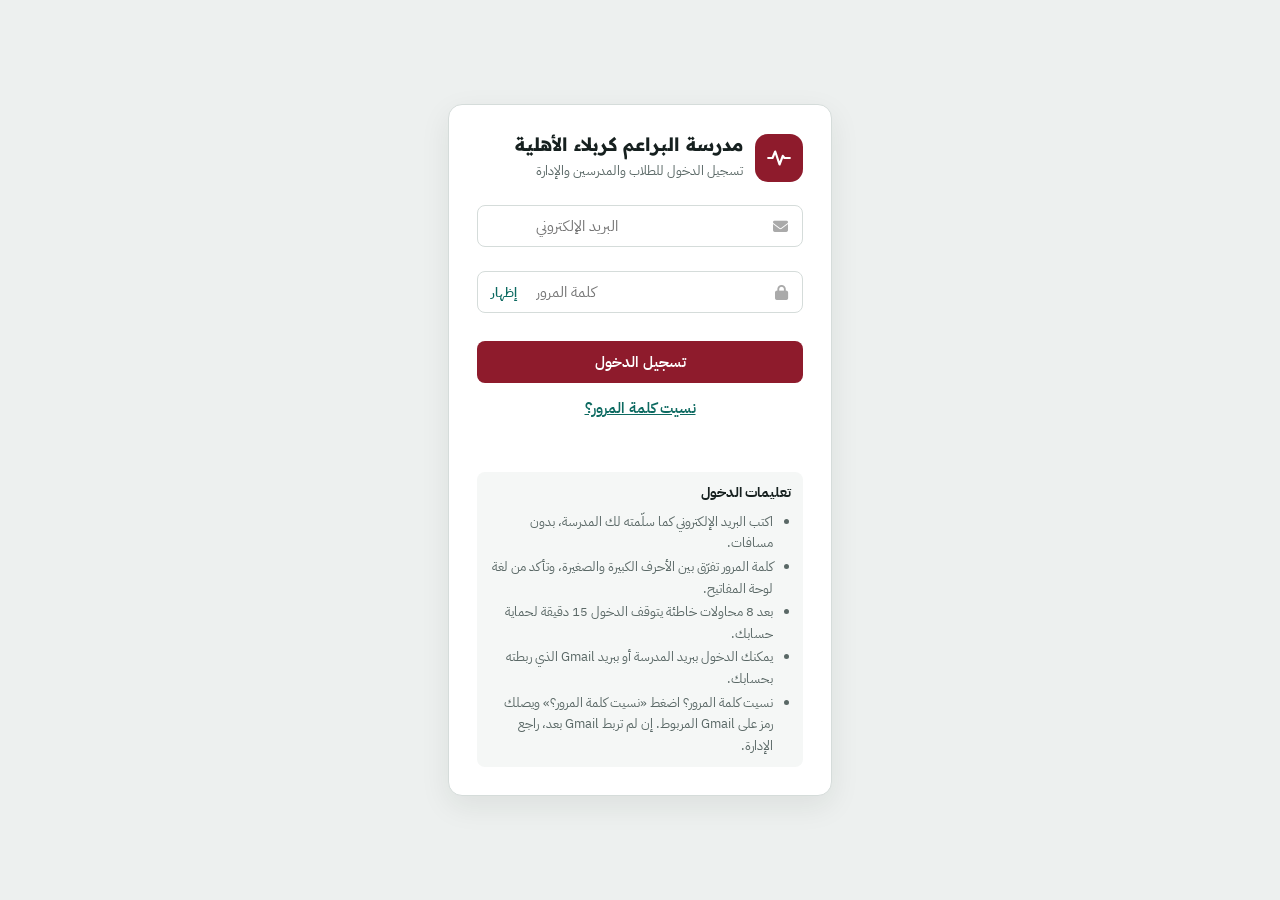
<file: index.html>
<!DOCTYPE html>
<html lang="ar" dir="rtl">
<head>
    <meta charset="UTF-8">
    <meta name="viewport" content="width=device-width, initial-scale=1.0, viewport-fit=cover">
    <title>تسجيل الدخول - مدرسة البراعم كربلاء الأهلية</title>
    <meta name="theme-color" content="#14201f">
    <link rel="manifest" href="manifest.json">
    <link rel="icon" href="icon-192.png">
    <link rel="apple-touch-icon" href="icon-192.png">
    <link rel="preconnect" href="https://fonts.googleapis.com">
    <link rel="stylesheet" href="https://fonts.googleapis.com/css2?family=IBM+Plex+Sans+Arabic:wght@400;500;600&family=Readex+Pro:wght@500;600&display=swap">
    <link rel="stylesheet" href="https://cdnjs.cloudflare.com/ajax/libs/font-awesome/6.4.0/css/all.min.css">
    <style>
        body { font-family: 'Tajawal', sans-serif; display: flex; justify-content: center; align-items: center; min-height: 100vh; background-color: #f0f2f5; margin: 0; }
        .form-container { background: white; padding: 2.5rem; border-radius: 8px; box-shadow: 0 4px 12px rgba(0,0,0,0.1); width: 100%; max-width: 400px; text-align: center; }
        h2 { margin-bottom: 2rem; color: #333; }
        .input-group { position: relative; margin-bottom: 1.5rem; }
        .input-group i { position: absolute; top: 50%; right: 15px; transform: translateY(-50%); color: #aaa; }
        input { width: 100%; padding: 12px 40px 12px 12px; border: 1px solid #ddd; border-radius: 4px; box-sizing: border-box; font-size: 1rem; }
        button { width: 100%; padding: 12px; background-color: #007bff; color: white; border: none; border-radius: 4px; cursor: pointer; font-size: 1rem; font-weight: bold; transition: background-color 0.3s; }
        button:hover { background-color: #0056b3; }
        #message { margin-top: 1rem; font-weight: bold; min-height: 1.2em; }
    </style>
    <link rel="stylesheet" href="style.css?v=6">
</head>
<body>
    <div class="form-container">
        <h2>مدرسة البراعم كربلاء الأهلية</h2>
        <form id="loginForm">
            <div class="input-group">
                <i class="fas fa-envelope"></i>
                <input type="email" id="email" placeholder="البريد الإلكتروني" required autocomplete="username" dir="ltr">
            </div>
            <div class="input-group">
                <i class="fas fa-lock"></i>
                <input type="password" id="password" placeholder="كلمة المرور" required autocomplete="current-password" dir="ltr">
            </div>
            <button type="submit">تسجيل الدخول</button>
            <p id="message" role="alert" aria-live="assertive"></p>
            <div class="login-help">
                <b>تعليمات الدخول</b>
                <ul>
                    <li>اكتب البريد الإلكتروني كما سلّمته لك المدرسة، بدون مسافات.</li>
                    <li>كلمة المرور تفرّق بين الأحرف الكبيرة والصغيرة، وتأكد من لغة لوحة المفاتيح.</li>
                    <li>بعد 8 محاولات خاطئة يتوقف الدخول 15 دقيقة لحماية حسابك.</li>
                    <li>يمكنك الدخول ببريد المدرسة أو ببريد Gmail الذي ربطته بحسابك.</li>
                    <li>نسيت كلمة المرور؟ اضغط «نسيت كلمة المرور؟» ويصلك رمز على Gmail المربوط. إن لم تربط Gmail بعد، راجع الإدارة.</li>
                </ul>
            </div>
        </form>
    </div>
    <script src="ui.js?v=4"></script>
    <script src="script.js?v=7"></script>
    <script src="account.js?v=2"></script>
</body>
</html>
</file>
<file: style.css>
/* مدرسة البراعم كربلاء الأهلية — الهوية الموحّدة
   Layout: sidebar on the right (desktop), drawer + top bar (phone); every tab is a quiet white panel.
   Light-only by choice: the existing screens render many white inline backgrounds. */
:root{
  color-scheme: light;
  --bg:#edf0ef; --surface:#ffffff; --sunk:#f5f7f6; --ink:#16201f; --muted:#5a6866; --faint:#8a9795;
  --line:#d5dcda; --line-soft:#e6ebe9;
  --accent:#8e1b2c; --accent-soft:#f6e3e6;
  --teal:#0d6a61; --teal-soft:#dcefec;
  --ok:#2c7a40; --ok-soft:#e0f1e4; --warn:#a96a12; --warn-soft:#f8ecd6; --bad:#b3261e; --bad-soft:#f9e1df;
  --side:#14201f; --side-ink:#d9e2e0; --side-muted:#8fa19e; --side-active:#22322f;
  --display:"Readex Pro","IBM Plex Sans Arabic",Tahoma,"Segoe UI",sans-serif;
  --body:"IBM Plex Sans Arabic",Tahoma,"Segoe UI",sans-serif;
  --r:10px;
  --side-w:260px;
}
*,*::before,*::after{box-sizing:border-box}
html{-webkit-text-size-adjust:100%}
body{margin:0;background:var(--bg)!important;color:var(--ink);font-family:var(--body)!important;font-size:15px;line-height:1.65;-webkit-font-smoothing:antialiased}
button,input,select,textarea{font-family:inherit!important;font-size:inherit;color:inherit}
h1,h2,h3,h4{font-family:var(--display);font-weight:600;line-height:1.35;text-wrap:balance;color:var(--ink)}
:focus-visible{outline:2px solid var(--teal);outline-offset:2px}
a{color:var(--teal)}
img{max-width:100%}

/* ---------------- shell (built by ui.js) ---------------- */
body.shell-on{padding-right:var(--side-w)}
.app-side{position:fixed;top:0;bottom:0;right:0;width:var(--side-w);background:var(--side);color:var(--side-ink);display:flex;flex-direction:column;gap:6px;padding:18px 12px;padding-top:calc(18px + env(safe-area-inset-top,0px));padding-bottom:calc(14px + env(safe-area-inset-bottom,0px));overflow-y:auto;z-index:50}
.app-brand{display:flex;align-items:center;gap:10px;padding:2px 6px 14px;border-bottom:1px solid var(--side-active);margin-bottom:6px}
.app-mark{width:40px;height:40px;border-radius:11px;background:var(--accent);display:grid;place-items:center;flex:none}
.app-mark svg{width:26px;height:26px}
.app-brand b{display:block;font-family:var(--display);color:#fff;font-size:1rem;line-height:1.35}
.app-brand small{color:var(--side-muted);font-size:.8rem}
.app-side .tabs{display:flex!important;flex-direction:column!important;flex-wrap:nowrap!important;gap:2px;border:0!important;margin:0!important;padding:0!important;background:none!important;box-shadow:none!important;overflow:visible!important;white-space:normal!important}
.app-side .tab-button{display:flex!important;align-items:center;gap:10px;width:100%;padding:9px 12px!important;border:0!important;border-radius:8px;background:none!important;color:var(--side-ink)!important;font-size:.93rem!important;font-weight:500!important;text-align:right;cursor:pointer;flex:none!important}
.app-side .tab-button i{width:20px;text-align:center;color:var(--side-muted);font-size:1rem}
.app-side .tab-button:hover{background:var(--side-active)!important}
.app-side .tab-button.active{background:var(--side-active)!important;color:#fff!important;box-shadow:inset -3px 0 0 var(--accent)}
.app-side .tab-button.active i{color:#e88a97}
.app-foot{margin-top:auto;border-top:1px solid var(--side-active);padding-top:12px;display:flex;flex-direction:column;gap:8px;font-size:.85rem}
.app-foot b{display:block;color:#fff;font-weight:600}
.app-foot span{color:var(--side-muted)}
.app-foot button{background:none;border:1px solid var(--side-active);color:var(--side-ink);border-radius:8px;padding:8px;cursor:pointer;font-weight:500}
.app-foot button:hover{border-color:var(--side-muted)}

.app-top{display:none}
.app-scrim{display:none}

/* old header hidden inside the shell, the sidebar replaces it */
body.shell-on > .header{display:none!important}

.container,body.shell-on .container{max-width:76rem!important;margin:0 auto!important;padding-block:24px 48px!important;padding-left:max(16px,env(safe-area-inset-left,0px))!important;padding-right:max(16px,env(safe-area-inset-right,0px))!important}
.page-title{display:flex;flex-wrap:wrap;align-items:flex-end;justify-content:space-between;gap:8px;margin-bottom:16px}
.page-title h1{margin:0;font-size:1.4rem}
.page-title p{margin:0;color:var(--muted);font-size:.9rem}

@media (max-width:900px){
  body.shell-on{padding-right:0}
  .app-side{width:min(84vw,290px);transform:translateX(105%);transition:transform .22s ease;padding-right:max(12px,env(safe-area-inset-right,0px))}
  body.nav-open .app-side{transform:none}
  body.nav-open .app-scrim{display:block;position:fixed;inset:0;background:rgba(0,0,0,.45);z-index:45}
  .app-top{display:flex;align-items:center;gap:10px;position:sticky;top:env(safe-area-inset-top,0px);z-index:40;background:var(--side);color:#fff;padding-block:10px;padding-left:max(12px,env(safe-area-inset-left,0px));padding-right:max(12px,env(safe-area-inset-right,0px))}
  body.shell-on::before{content:"";position:fixed;inset:0 0 auto;height:env(safe-area-inset-top,0px);z-index:41;background:var(--side)}
  .app-top button{background:none;border:0;color:#fff;padding:6px;cursor:pointer;display:grid;place-items:center;font-size:1.3rem}
  .app-top b{font-family:var(--display);font-size:1rem}
  .app-top span{margin-right:auto;color:var(--side-muted);font-size:.85rem;white-space:nowrap;overflow:hidden;text-overflow:ellipsis;min-width:0}
  .container,body.shell-on .container{padding-block:16px 40px!important}
}
@media (prefers-reduced-motion:reduce){*{transition:none!important;animation:none!important}}

/* ---------------- panels ---------------- */
.tab-content{background:var(--surface)!important;border:1px solid var(--line);border-radius:var(--r)!important;box-shadow:none!important;padding:20px!important;animation:none!important;min-width:0}
.tab-content > h2:first-child{font-size:1.25rem;margin:0 0 16px;padding-bottom:12px;border-bottom:1px solid var(--line-soft)}
.tab-content h3{font-size:1.02rem;margin:0 0 12px}
.tab-content h3 i,.tab-content h2 i{color:var(--teal);margin-left:4px}
.tab-content hr{border:0;border-top:1px solid var(--line-soft);margin:20px 0}
.form-section{border:1px solid var(--line)!important;border-radius:var(--r)!important;padding:16px!important;margin-bottom:16px!important;background:var(--surface)}
.card{border:1px solid var(--line)!important;border-radius:var(--r)!important;box-shadow:none!important;background:var(--surface)}
.card.announcement-card{border-right:4px solid var(--accent)!important}
.card-container{gap:14px!important;grid-template-columns:repeat(auto-fill,minmax(min(100%,290px),1fr))!important}
.controls{background:var(--sunk)!important;border:1px solid var(--line-soft);border-radius:var(--r)!important;padding:12px!important;gap:10px!important;align-items:flex-end}
.controls[style*="transparent"]{border:0}
.table-responsive{overflow-x:auto;-webkit-overflow-scrolling:touch}

/* ---------------- forms ---------------- */
input[type=text],input[type=email],input[type=password],input[type=tel],input[type=url],input[type=number],input[type=date],select,textarea{background:var(--surface);border:1px solid var(--line)!important;border-radius:8px!important;padding:9px 11px!important;min-height:40px;color:var(--ink);max-width:100%}
textarea{min-height:90px;line-height:1.6}
input:focus,select:focus,textarea:focus{outline:none;border-color:var(--teal)!important;box-shadow:0 0 0 3px var(--teal-soft)}
.controls select,.controls input,.controls textarea{min-width:min(100%,190px)!important}
label{color:var(--ink)}
.form-group label{font-weight:500!important;font-size:.88rem;color:var(--muted)}
input[type=checkbox],input[type=radio]{accent-color:var(--teal);width:auto}

/* ---------------- buttons ---------------- */
.button,button.button,.form-container button[type=submit]{display:inline-flex;align-items:center;justify-content:center;gap:6px;background:var(--accent);color:#fff!important;border:1px solid transparent!important;border-radius:8px!important;padding:9px 16px!important;font-weight:600!important;cursor:pointer;transition:filter .15s;font-size:.93rem!important;min-height:40px;text-decoration:none}
.button:hover{filter:brightness(1.1);opacity:1!important}
.button:disabled{background:var(--line)!important;color:var(--faint)!important;cursor:not-allowed}
.button.btn-publish{background:var(--teal)}
.button.btn-approve{background:var(--ok)}
.button.btn-reject{background:var(--bad)}
.button.btn-telegram{background:#2481cc}
.button[style*="6c757d"]{background:var(--muted)!important}
.button[style*="dc3545"]{background:var(--bad)!important}
.button[style*="17a2b8"]{background:var(--teal)!important}
.button[style*="856404"]{background:var(--warn)!important}
.button[style*="ffc107"]{background:var(--warn)!important;color:#fff!important}
.approval-controls{background:var(--sunk)!important;border:1px solid var(--line-soft)!important;border-radius:var(--r)!important}

/* ---------------- tables ---------------- */
.data-table{width:100%;border-collapse:collapse!important;font-size:.9rem;background:var(--surface)}
.data-table th,.data-table td{border:0!important;border-bottom:1px solid var(--line-soft)!important;padding:9px 10px!important}
.data-table thead,.data-table th{background:var(--sunk)!important;color:var(--muted);font-weight:600;font-size:.82rem;white-space:nowrap}
.data-table tbody tr:hover{background:#fafbfb}
.table-responsive > .data-table,.data-table{border:1px solid var(--line)!important;border-radius:8px}
.grade-input{width:62px!important;text-align:center;padding:5px!important;min-height:34px!important;font-variant-numeric:tabular-nums}
.matrix-table th{background:var(--side)!important}
.day-row-header{background:var(--side)!important}

/* ---------------- switches ---------------- */
input:checked + .slider{background-color:var(--teal)!important}

/* ---------------- modals ---------------- */
.modal-backdrop{background:rgba(10,16,15,.5)!important;padding:16px}
.modal-content{border:0!important;border-radius:12px!important;box-shadow:0 20px 50px rgba(0,0,0,.25)!important;max-height:calc(100vh - 32px)!important;width:100%!important}
#userEditForm{grid-template-columns:repeat(auto-fit,minmax(min(100%,13rem),1fr))!important}
#userEditForm .form-group,#userEditForm .full-width{grid-column:auto!important}

/* ---------------- admin stat tiles ---------------- */
#analyticsSection{gap:1px!important;background:var(--line);border:1px solid var(--line);border-radius:var(--r);overflow:hidden;grid-template-columns:repeat(auto-fit,minmax(min(100%,10rem),1fr))!important}
#analyticsSection > div{background:var(--surface)!important;border:0!important;border-radius:0!important;text-align:right!important;padding:14px 16px!important;display:flex;flex-direction:column;gap:2px}
#analyticsSection > div i{display:none}
#analyticsSection h4{margin:0!important;font-family:var(--body);font-weight:500;font-size:.84rem;color:var(--muted)}
#analyticsSection span{font-family:var(--display);font-size:1.7rem!important;font-variant-numeric:tabular-nums;line-height:1.25}
#analyticsSection > div:nth-child(3) span{color:var(--warn)}
#analyticsSection > div:nth-child(4) span{color:var(--accent)}

/* ---------------- student profile ---------------- */
#profileForm{grid-template-columns:repeat(auto-fit,minmax(min(100%,15rem),1fr))!important;padding:0!important}
#profileForm > div[style*="span 2"]{grid-column:1/-1!important;flex-wrap:wrap}
#profilePreview{border-color:var(--teal)!important}
#profileAlertBanner{background:var(--warn-soft)!important;border:0!important;border-right:4px solid var(--warn)!important;color:var(--ink)!important;flex-wrap:wrap}

/* ---------------- login page ---------------- */
body.login-page{display:grid!important;place-items:center;min-height:100vh;padding-block:24px;padding-left:max(16px,env(safe-area-inset-left,0px));padding-right:max(16px,env(safe-area-inset-right,0px))}
body.login-page .form-container{background:var(--surface)!important;border:1px solid var(--line);border-radius:14px!important;box-shadow:0 10px 30px rgba(20,32,31,.08)!important;padding:28px!important;max-width:24rem!important;text-align:right!important}
.login-brand{display:flex;align-items:center;gap:12px;margin-bottom:22px}
.login-brand .app-mark{width:48px;height:48px;border-radius:13px}
.login-brand b{display:block;font-family:var(--display);font-size:1.15rem;line-height:1.35}
.login-brand small{color:var(--muted)}
body.login-page .form-container > h2{display:none}
body.login-page .input-group input{padding-right:40px!important}
body.login-page .form-container button[type=submit]{width:100%;margin-top:4px}
body.login-page #message{color:var(--bad)}

/* ---------------- toast ---------------- */
.app-toast{position:fixed;left:50%;transform:translateX(-50%);bottom:calc(20px + env(safe-area-inset-bottom,0px));background:var(--ink);color:#fff;padding:11px 18px;border-radius:9px;z-index:3000;font-size:.92rem;box-shadow:0 8px 24px rgba(0,0,0,.2);max-width:calc(100% - 32px);white-space:pre-line;line-height:1.6}
.app-toast.err{background:var(--bad)}

/* sweetalert2 to match */
.swal2-popup{font-family:var(--body)!important;border-radius:14px!important}
.swal2-confirm{background:var(--accent)!important}

@media print{
  .app-side,.app-top,.app-scrim{display:none!important}
  body.shell-on{padding-right:0}
}

/* tab buttons script.js hides by permission stay hidden */
.app-side .tab-button[style*="display: none"],.app-side .tab-button[style*="display:none"]{display:none!important}

/* ================= v2: notifications, smart lists, grade entry ================= */
.muted{color:var(--muted);font-size:.86rem}
.empty-note{color:var(--muted);text-align:center;padding:20px 8px;margin:0}
.info-note{background:var(--teal-soft);color:var(--ink);border-radius:8px;padding:12px 14px;border-right:4px solid var(--teal)}
.new-badge{display:inline-block;background:var(--accent);color:#fff;font-size:.7rem;font-weight:600;border-radius:20px;padding:1px 9px;margin-right:6px;vertical-align:middle;font-family:var(--body)}
.st-chip{display:inline-block;border-radius:20px;padding:1px 10px;font-size:.78rem;font-weight:500;white-space:nowrap}
.st-chip.ok{background:var(--ok-soft);color:var(--ok)}.st-chip.warn{background:var(--warn-soft);color:var(--warn)}.st-chip.bad{background:var(--bad-soft);color:var(--bad)}.st-chip.mute{background:var(--sunk);color:var(--muted)}

/* bell + panel */
.bell-btn{position:relative;background:none;border:0;color:inherit;cursor:pointer;padding:6px;display:grid;place-items:center;border-radius:8px}
.app-brand .bell-btn{margin-right:auto;color:var(--side-ink)}
.app-brand .bell-btn:hover{background:var(--side-active)}
.app-top .bell-btn{color:#fff}
.bell-n{position:absolute;top:0;left:0;min-width:18px;height:18px;border-radius:9px;background:#e5484d;color:#fff;font-size:.68rem;font-weight:700;display:grid;place-items:center;padding:0 4px;font-variant-numeric:tabular-nums}
.notif-panel{position:fixed;z-index:2000;top:calc(12px + env(safe-area-inset-top,0px));right:calc(var(--side-w) + 12px);width:min(380px,calc(100vw - 24px));max-height:min(78vh,620px);display:flex;flex-direction:column;background:var(--surface);border:1px solid var(--line);border-radius:12px;box-shadow:0 18px 48px rgba(10,16,15,.22);overflow:hidden}
@media (max-width:900px){.notif-panel{right:12px;left:12px;width:auto;top:calc(58px + env(safe-area-inset-top,0px))}}
.np-head{display:flex;align-items:center;gap:10px;padding:12px 14px;border-bottom:1px solid var(--line-soft)}
.np-head b{font-family:var(--display);font-size:1.02rem}
.np-link{background:none;border:0;color:var(--teal);cursor:pointer;font-size:.84rem;margin-right:auto}
.np-x{background:none;border:0;cursor:pointer;color:var(--muted);font-size:1rem;padding:4px 6px;border-radius:6px}
.np-head .np-link + .np-x{margin-right:0}.np-head b + .np-x{margin-right:auto}
.np-push{display:flex;flex-wrap:wrap;align-items:center;gap:8px;padding:10px 14px;font-size:.85rem;background:var(--sunk);border-bottom:1px solid var(--line-soft)}
.np-push span{flex:1 1 12rem}
.np-push.on{background:var(--ok-soft)}.np-push.denied{background:var(--bad-soft)}.np-push.ios{background:var(--warn-soft)}
.np-push .button{min-height:34px;padding:6px 14px!important}
.np-list{overflow-y:auto}
.np-item{display:flex;gap:10px;align-items:flex-start;width:100%;text-align:right;background:none;border:0;border-bottom:1px solid var(--line-soft);padding:11px 14px;cursor:pointer}
.np-item:hover{background:var(--sunk)}
.np-dot{width:8px;height:8px;border-radius:50%;margin-top:8px;flex:none;background:transparent}
.np-item.unread .np-dot{background:var(--accent)}
.np-item.unread b{color:var(--ink)}
.np-body{flex:1;min-width:0;display:flex;flex-direction:column}
.np-body b{font-weight:600;font-size:.92rem}
.np-body span{color:var(--muted);font-size:.84rem;line-height:1.5}
.np-item small{color:var(--faint);font-size:.74rem;white-space:nowrap}
.np-empty{color:var(--muted);text-align:center;padding:28px 10px;margin:0}
.push-banner{display:flex;flex-wrap:wrap;align-items:center;gap:10px;background:var(--teal-soft);border-radius:var(--r);padding:10px 14px;margin:-4px 0 16px;font-size:.9rem}
.push-banner span{flex:1 1 14rem}
.push-banner .button{min-height:34px;padding:6px 16px!important}

/* student evaluations */
.ev-summary{display:flex;flex-wrap:wrap;gap:8px;margin-bottom:16px}
.ev-sub{position:relative;overflow:hidden;display:flex;flex-direction:column;align-items:flex-start;gap:0;background:var(--surface);border:1px solid var(--line);border-radius:10px;padding:8px 12px 10px;cursor:pointer;min-width:9.5rem;text-align:right}
.ev-sub b{font-size:.92rem}.ev-sub span{font-size:.78rem;color:var(--muted)}
.ev-sub i{position:absolute;bottom:0;right:0;height:3px;background:var(--ok)}
.ev-sub.on{border-color:var(--teal);box-shadow:0 0 0 2px var(--teal-soft)}
.ev-clear{background:none;border:0;color:var(--teal);cursor:pointer;font-weight:500}
.ev-day{margin-bottom:14px}
.ev-day h4{font-size:.92rem;color:var(--muted);margin:0 0 8px;font-family:var(--body);font-weight:600}
.ev-row{display:flex;flex-wrap:wrap;align-items:center;gap:8px 14px;border:1px solid var(--line-soft);border-radius:10px;padding:10px 12px;margin-bottom:8px;background:var(--surface)}
.ev-subj{flex:1 1 8rem;font-weight:600;display:flex;flex-direction:column}
.ev-subj small{font-weight:400;color:var(--faint);font-size:.76rem}
.ev-chips{display:flex;flex-wrap:wrap;gap:6px}
.ev-chip{display:inline-flex;flex-direction:column;align-items:center;min-width:4.4rem;border-radius:8px;padding:3px 8px;font-size:.85rem;font-weight:600}
.ev-chip small{font-size:.68rem;font-weight:500;opacity:.85}
.ev-chip.ok,.ev-dot.ok{background:var(--ok-soft);color:var(--ok)}.ev-chip.warn,.ev-dot.warn{background:var(--warn-soft);color:var(--warn)}.ev-chip.bad,.ev-dot.bad{background:var(--bad-soft);color:var(--bad)}.ev-chip.mute,.ev-dot.mute{background:var(--sunk);color:var(--faint)}
.ev-dot{display:inline-block;border-radius:6px;padding:1px 8px;font-size:.82rem;font-weight:600}
.ev-note{flex-basis:100%;margin:0;color:var(--muted);font-size:.86rem;border-top:1px dashed var(--line-soft);padding-top:6px}

/* homework / lists */
.hw-card.is-new{border-color:var(--accent)!important;box-shadow:0 0 0 1px var(--accent-soft)!important}
.hw-head{display:flex;align-items:center;gap:6px;margin-bottom:4px}
.hw-card p{margin:6px 0 8px}
.hw-card small{color:var(--muted)}
.count-line{margin:0 0 10px}
.simple-list{display:flex;flex-direction:column}
.simple-list > div{display:flex;flex-wrap:wrap;gap:4px 14px;justify-content:space-between;padding:9px 2px;border-bottom:1px solid var(--line-soft)}
.simple-list span{color:var(--muted)}
tr.row-new td{background:var(--accent-soft)!important}

/* teacher grade entry */
.grade-meta{display:flex;flex-wrap:wrap;gap:6px 16px;align-items:baseline;margin-bottom:10px;font-weight:600}
.grade-meta .muted{font-weight:400;flex-basis:100%}
.grade-wrap{max-height:70vh;overflow:auto;border:1px solid var(--line);border-radius:8px}
.grade-table{border:0!important;min-width:0!important}
.grade-table thead th{position:sticky;top:0;z-index:2;text-align:center}
.grade-table th small{display:block;font-weight:400;font-size:.7rem;color:var(--faint)}
.grade-table td{text-align:center}
.grade-table .g-name{position:sticky;right:0;z-index:1;background:var(--surface)!important;text-align:right!important;white-space:normal;min-width:11rem;font-weight:500;line-height:1.45}
.grade-table thead .g-name{z-index:3;background:var(--sunk)!important}
.grade-table td.g-num,.grade-table th:first-child{position:static;min-width:2rem;width:2rem;color:var(--faint);font-variant-numeric:tabular-nums}
.grade-table .avg,.grade-table td.avg input{background:#eef7f5}
.grade-table .year,.grade-table td.year input{background:#fbf4e6}
.grade-table .final,.grade-table td.final input{background:#e7f3ea}
.grade-table .grade-input{width:3.7rem!important;font-size:1rem;font-weight:600}
.grade-table .grade-input.bad-value{border-color:var(--bad)!important;background:var(--bad-soft)!important}
.grade-table tbody tr:nth-child(even) td{background:#fafbfb}
.grade-table tbody tr:nth-child(even) td.g-name{background:#fafbfb!important}
@media (max-width:600px){.grade-table .g-name{min-width:8.5rem;font-size:.86rem}}

/* evaluations log */
.eval-log{margin-top:20px}
.el-day{font-size:.95rem;margin:18px 0 8px;padding-bottom:6px;border-bottom:1px solid var(--line-soft)}
.el-group{border:1px solid var(--line);border-radius:10px;margin-bottom:8px;background:var(--surface)}
.el-group summary{display:flex;flex-wrap:wrap;gap:6px 14px;align-items:center;padding:10px 12px;cursor:pointer;list-style:none}
.el-group summary::-webkit-details-marker{display:none}
.el-group summary::before{content:"‹";color:var(--faint);transition:transform .15s;display:inline-block}
.el-group[open] summary::before{transform:rotate(-90deg)}
.el-group .table-responsive{padding:0 10px 10px}

/* select all bar */
.select-bar{display:flex;flex-wrap:wrap;align-items:center;gap:8px;margin:6px 0}
.select-bar button{background:var(--surface);border:1px solid var(--line);border-radius:8px;padding:5px 12px;cursor:pointer;font-weight:500;font-size:.86rem}
.select-bar button:hover{border-color:var(--teal);color:var(--teal)}
.select-bar span{color:var(--muted);font-size:.84rem}

[hidden]{display:none!important}
#appLoading{position:fixed;top:0;left:0;right:0;z-index:4000;pointer-events:none;opacity:0;transition:opacity .15s}
#appLoading.on{opacity:1}
#appLoading i{display:block;height:3px;background:linear-gradient(90deg,transparent,var(--accent),var(--teal),transparent);background-size:50% 100%;background-repeat:no-repeat;animation:loadbar 1s linear infinite}
#appLoading span{position:fixed;top:calc(10px + env(safe-area-inset-top,0px));left:50%;transform:translateX(-50%);background:var(--ink);color:#fff;border-radius:20px;padding:5px 16px;font-size:.84rem;box-shadow:0 6px 18px rgba(0,0,0,.18)}
@keyframes loadbar{from{background-position:-50% 0}to{background-position:150% 0}}
@media (prefers-reduced-motion:reduce){#appLoading i{animation:none;background:var(--accent)}}
td.my-subject{background:var(--accent-soft)!important;color:var(--accent);font-weight:700;box-shadow:inset 0 0 0 1px #e6b9c0}
tr.is-today td{background:#f4faf8}
tr.is-today td:first-child small{display:block;color:var(--teal);font-size:.72rem}
.my-week{display:flex;flex-wrap:wrap;gap:10px 18px;align-items:center;background:var(--sunk);border-radius:var(--r);padding:12px 14px;margin-bottom:14px}
.my-week > div:first-child{display:flex;flex-direction:column;line-height:1.2}
.my-week > div:first-child b{font-family:var(--display);font-size:1.6rem;color:var(--accent)}
.my-week > div:first-child span{font-size:.8rem;color:var(--muted)}
.my-today{flex:1 1 16rem;display:flex;flex-wrap:wrap;gap:6px;align-items:center}
.legend{font-size:.8rem;color:var(--muted);display:flex;align-items:center;gap:6px}
.legend i{width:14px;height:14px;border-radius:4px;background:var(--accent-soft);box-shadow:inset 0 0 0 1px #e6b9c0}

.grade-table th.locked{color:var(--faint)}
.grade-table td.locked input{background:#eef0ef!important;color:var(--muted);border-style:dashed!important;cursor:not-allowed}
.months-box{display:flex;flex-wrap:wrap;gap:8px 16px;align-items:center;background:var(--teal-soft);border-radius:8px;padding:10px 12px;margin-bottom:14px}
.months-box .muted{flex-basis:100%}
.grade-view th small{display:block;font-weight:400;font-size:.7rem;color:var(--faint)}
.grade-view td{text-align:center;font-weight:600;font-variant-numeric:tabular-nums}
.grade-view td.g-name{text-align:right;font-weight:600}
.grade-view td.low{color:var(--bad)}
.grade-view .avg{background:#eef7f5}.grade-view .year{background:#fbf4e6}.grade-view .final{background:#e7f3ea}

/* ================= v3: modules ================= */
html.no-scroll,html.no-scroll body{overflow:hidden}
.login-help{margin-top:14px;background:var(--sunk);border-radius:8px;padding:10px 12px;font-size:.82rem;color:var(--muted)}
.login-help b{color:var(--ink);font-size:.86rem}
.login-help ul{margin:6px 0 0;padding-right:18px;display:flex;flex-direction:column;gap:2px}
.input-group{position:relative}
.pw-eye{position:absolute;left:8px;top:50%;transform:translateY(-50%);background:none!important;border:0!important;color:var(--teal)!important;width:auto!important;padding:4px 6px!important;min-height:0!important;font-size:.8rem!important;font-weight:600;cursor:pointer}
body.login-page .input-group input{padding-left:58px!important}
.child-switch{display:flex;flex-wrap:wrap;gap:8px;align-items:center;margin:-4px 0 16px}
.child-switch > span{color:var(--muted);font-size:.9rem}
.child-switch button{display:flex;flex-direction:column;align-items:flex-start;background:var(--surface);border:1px solid var(--line);border-radius:10px;padding:6px 14px;cursor:pointer;text-align:right}
.child-switch button small{color:var(--muted);font-size:.76rem}
.child-switch button.on{border-color:var(--accent);box-shadow:0 0 0 2px var(--accent-soft)}
.mod-toolbar{display:flex;flex-wrap:wrap;gap:8px 12px;align-items:center;margin-bottom:12px}
.mod-toolbar h3{margin:0}
.button.btn-ghost{background:var(--surface)!important;color:var(--ink)!important;border:1px solid var(--line)!important}
.link-btn{background:none;border:0;color:var(--teal);cursor:pointer;font-weight:500;padding:2px 4px}
.exam-list{display:grid;grid-template-columns:repeat(auto-fill,minmax(min(100%,320px),1fr));gap:12px}
.exam-card{border:1px solid var(--line);border-radius:12px;padding:14px;background:var(--surface);display:flex;flex-direction:column;gap:6px}
.exam-card.is-open{border-color:var(--accent);box-shadow:0 0 0 2px var(--accent-soft)}
.exam-top{display:flex;gap:8px;align-items:flex-start;justify-content:space-between}
.exam-top b{font-size:1rem;line-height:1.4}
.exam-meta{color:var(--muted);font-size:.84rem}
.exam-actions{display:flex;flex-wrap:wrap;gap:6px;margin-top:4px}
.exam-actions button:not(.button){background:var(--sunk);border:1px solid var(--line);border-radius:8px;padding:5px 10px;cursor:pointer;font-size:.84rem;font-weight:500}
.exam-actions button:not(.button):hover{border-color:var(--teal);color:var(--teal)}
.exam-actions .danger{color:var(--bad)!important}
.exam-actions .scan-btn{background:var(--teal)!important;color:#fff!important;border-color:var(--teal)!important}
.ex-grid{display:grid;grid-template-columns:repeat(auto-fill,minmax(min(100%,12rem),1fr));gap:12px}
.ex-grid label{display:flex;flex-direction:column;gap:4px;font-size:.84rem;color:var(--muted);font-weight:500}
.ex-grid label.wide{grid-column:1/-1}
.ex-grid label.chk,label.chk{flex-direction:row;align-items:center;gap:8px;color:var(--ink)}
.mode-paper .on-online{display:none!important}
.mode-online .on-paper{display:none!important}
.q-card{border:1px solid var(--line-soft);border-radius:10px;padding:10px;margin-bottom:10px;background:var(--surface)}
.q-head{display:flex;gap:8px;align-items:flex-start}
.q-head > b{min-width:1.8rem;height:1.8rem;border-radius:50%;background:var(--side);color:#fff;display:grid;place-items:center;font-size:.85rem;flex:none}
.q-head textarea{flex:1;min-height:44px!important}
.q-marks{display:flex;flex-direction:column;font-size:.72rem;color:var(--muted);width:4.5rem}
.q-marks input{min-height:34px!important;padding:4px 6px!important}
.q-del{background:none;border:0;color:var(--faint);cursor:pointer;font-size:1rem;padding:6px}
.q-del:hover{color:var(--bad)}
.q-opts{display:grid;grid-template-columns:repeat(auto-fill,minmax(min(100%,13rem),1fr));gap:6px;margin-top:8px}
.q-opt{display:flex;align-items:center;gap:6px;border:1px solid var(--line-soft);border-radius:8px;padding:4px 8px;cursor:pointer}
.q-opt.right{border-color:var(--ok);background:var(--ok-soft)}
.q-opt input[type=text]{flex:1;border:0!important;min-height:32px!important;padding:4px!important;background:transparent}
.q-let{font-weight:700;color:var(--muted);width:1.2rem;text-align:center}
.q-optbtns{display:flex;gap:6px;align-items:center}
.q-optbtns button{background:none;border:1px dashed var(--line);border-radius:8px;padding:4px 10px;cursor:pointer;color:var(--muted)}
.sticky-save{position:sticky;bottom:0;background:var(--surface);padding:10px 0;border-top:1px solid var(--line-soft);z-index:3}
.qk-grid{display:grid;grid-template-columns:repeat(auto-fill,minmax(10.5rem,1fr));gap:6px;max-height:50vh;overflow:auto;margin:10px 0}
.qk-grid > div{display:flex;align-items:center;gap:4px}
.qk-grid b{width:1.8rem;text-align:center;font-variant-numeric:tabular-nums}
.qk-grid button{width:2rem;height:2rem;border-radius:50%;border:1px solid var(--line);background:var(--surface);cursor:pointer;font-weight:600}
.qk-grid button.on{background:var(--ink);color:#fff;border-color:var(--ink)}
.mod-overlay{position:fixed;inset:0;background:rgba(10,16,15,.5);z-index:3500;display:grid;place-items:center;padding:16px}
.mod-dialog{background:var(--surface);border-radius:14px;padding:18px;width:100%;max-width:30rem;max-height:calc(100vh - 32px);overflow:auto;box-shadow:0 20px 50px rgba(0,0,0,.25)}
.mod-dialog.wide{max-width:44rem}
.mod-dialog h3{margin:0 0 8px}
.pr-list{display:grid;grid-template-columns:repeat(auto-fill,minmax(14rem,1fr));gap:4px;max-height:40vh;overflow:auto;margin:10px 0;border:1px solid var(--line-soft);border-radius:8px;padding:8px}
.stat-tiles{display:grid;grid-template-columns:repeat(auto-fit,minmax(min(100%,8.5rem),1fr));gap:1px;background:var(--line);border:1px solid var(--line);border-radius:var(--r);overflow:hidden;margin-bottom:16px}
.stat-tiles > div{background:var(--surface);padding:12px 14px;display:flex;flex-direction:column}
.stat-tiles span{font-size:.8rem;color:var(--muted)}
.stat-tiles b{font-family:var(--display);font-size:1.45rem;font-variant-numeric:tabular-nums}
.pct-bar{position:relative;display:inline-flex;align-items:center;min-width:8rem;height:1.4rem;background:var(--sunk);border-radius:6px;overflow:hidden;vertical-align:middle}
.pct-bar i{position:absolute;inset:0 0 0 auto;background:var(--teal-soft);border-left:2px solid var(--teal)}
.pct-bar i.low{background:var(--bad-soft);border-color:var(--bad)}
.pct-bar b{position:relative;padding:0 8px;font-size:.82rem;font-variant-numeric:tabular-nums}
.q-stats{display:grid;grid-template-columns:repeat(auto-fill,minmax(min(100%,16rem),1fr));gap:6px}
.q-stat{display:flex;flex-wrap:wrap;align-items:center;gap:4px 8px;border-bottom:1px solid var(--line-soft);padding:4px 0}
.q-stat > b{width:1.6rem;text-align:center}
.q-stat small{flex-basis:100%;color:var(--muted);padding-right:2rem}
tr.row-warn td{background:var(--warn-soft)!important}
.data-table td.low{color:var(--bad);font-weight:700}

/* scanner */
.scan-overlay{position:fixed;inset:0;z-index:3000;background:#0b1110;color:#fff;display:flex;flex-direction:column;padding-top:env(safe-area-inset-top,0px);padding-bottom:env(safe-area-inset-bottom,0px)}
.scan-top{display:flex;align-items:center;gap:10px;padding:10px 14px}
.scan-top b{font-family:var(--display)}
.scan-top span{margin-right:auto;color:#9fd8cf;font-size:.88rem}
.scan-top button{background:none;border:0;color:#fff;font-size:1.3rem;cursor:pointer;padding:4px 8px}
.scan-view{position:relative;flex:1 1 auto;min-height:0;overflow:hidden;background:#000;display:grid;place-items:center}
.scan-view video{width:100%;height:100%;object-fit:contain}
.scan-frame{position:absolute;inset:6% 8%;pointer-events:none}
.scan-frame i{position:absolute;width:34px;height:34px;border:3px solid rgba(255,255,255,.8)}
.scan-frame i:nth-child(1){top:0;right:0;border-left:0;border-bottom:0}.scan-frame i:nth-child(2){top:0;left:0;border-right:0;border-bottom:0}
.scan-frame i:nth-child(3){bottom:0;right:0;border-left:0;border-top:0}.scan-frame i:nth-child(4){bottom:0;left:0;border-right:0;border-top:0}
.scan-flash{position:absolute;inset:0;pointer-events:none;transition:background .3s}
.scan-flash.ok{background:rgba(44,160,90,.35)}.scan-flash.bad{background:rgba(200,50,40,.35)}
.scan-status{padding:8px 14px;font-size:.92rem;text-align:center;background:#14201f}
.scan-result{background:#fff;color:var(--ink);margin:8px 12px 0;border-radius:12px;padding:10px 12px;max-height:30vh;overflow:auto}
.sr-head{display:flex;justify-content:space-between;align-items:baseline;gap:8px}
.sr-score{font-family:var(--display);font-size:1.5rem;color:var(--accent)}
.sr-warn{color:var(--warn);font-size:.84rem;margin:2px 0 6px}
.sr-grid{display:grid;grid-template-columns:repeat(auto-fill,minmax(2.6rem,1fr));gap:3px;font-size:.72rem;text-align:center}
.sr-grid span{border-radius:6px;padding:2px 0;background:var(--sunk);color:var(--muted)}
.sr-grid span b{display:block;font-size:.88rem}
.sr-grid .ok{background:var(--ok-soft);color:var(--ok)}.sr-grid .bad{background:var(--bad-soft);color:var(--bad)}.sr-grid .blank{background:var(--warn-soft);color:var(--warn)}
.scan-actions{display:flex;gap:8px;justify-content:center;padding:10px}
.scan-list{display:flex;flex-wrap:wrap;gap:4px;padding:0 12px 12px;max-height:18vh;overflow:auto;font-size:.78rem}
.scan-list span{background:#22322f;border-radius:20px;padding:2px 10px;color:#c9d6d3}
.scan-list span.ok{background:#1d4d33;color:#c9f0d7}

/* student exam */
.take-overlay{position:fixed;inset:0;z-index:3000;background:var(--bg);display:flex;flex-direction:column;padding-top:env(safe-area-inset-top,0px);padding-bottom:env(safe-area-inset-bottom,0px)}
.take-top{display:flex;flex-wrap:wrap;align-items:center;gap:6px 14px;background:var(--side);color:#fff;padding:12px max(16px,env(safe-area-inset-left,0px))}
.take-top b{font-family:var(--display);flex:1 1 12rem}
.take-top .muted{color:#b8c6c3}
.tk-timer{font-variant-numeric:tabular-nums;font-weight:700;background:#22322f;border-radius:20px;padding:3px 12px}
.tk-timer.low{background:var(--bad)}
.take-body{flex:1;overflow:auto;padding:16px max(16px,env(safe-area-inset-left,0px))}
.take-list{list-style:none;margin:0 auto;padding:0;max-width:46rem;display:flex;flex-direction:column;gap:12px}
.take-list li{background:var(--surface);border:1px solid var(--line);border-radius:12px;padding:14px}
.take-list p{margin:0 0 10px;line-height:1.8}
.take-list small{color:var(--muted)}
.tk-opt{display:flex;align-items:center;gap:10px;border:1px solid var(--line-soft);border-radius:10px;padding:10px 12px;margin-bottom:6px;cursor:pointer;font-size:1rem}
.tk-opt:has(input:checked){border-color:var(--teal);background:var(--teal-soft)}
.tk-opt span{font-weight:700;color:var(--muted)}
.take-foot{display:flex;flex-wrap:wrap;gap:10px;align-items:center;justify-content:center;padding:12px;background:var(--surface);border-top:1px solid var(--line)}
.take-done{margin:auto;text-align:center;padding:24px;display:flex;flex-direction:column;gap:12px;align-items:center}
.review-list li{margin-bottom:12px}.review-list div{padding:3px 8px;border-radius:6px}.review-list .ok{background:var(--ok-soft);color:var(--ok)}.review-list .bad{background:var(--bad-soft);color:var(--bad)}
.exam-score{margin-top:4px}

/* chat */
.chat{display:grid;grid-template-columns:minmax(14rem,18rem) minmax(0,1fr);border:1px solid var(--line);border-radius:12px;overflow:hidden;min-height:60vh;background:var(--surface)}
.chat-side{border-left:1px solid var(--line);padding:10px;display:flex;flex-direction:column;min-width:0;background:var(--sunk)}
.chat-threads{display:flex;flex-direction:column;gap:4px;overflow:auto}
.chat-thread{position:relative;display:flex;flex-direction:column;align-items:flex-start;text-align:right;background:var(--surface);border:1px solid var(--line-soft);border-radius:10px;padding:8px 10px;cursor:pointer}
.chat-thread.on{border-color:var(--teal)}
.chat-thread small{color:var(--faint);font-size:.72rem}
.chat-thread span{color:var(--muted);font-size:.82rem;white-space:nowrap;overflow:hidden;text-overflow:ellipsis;max-width:100%}
.chat-thread i{position:absolute;left:8px;top:8px;background:var(--accent);color:#fff;border-radius:10px;font-size:.7rem;font-style:normal;padding:0 7px}
.chat-main{display:flex;flex-direction:column;min-width:0}
.chat-head{padding:10px 14px;border-bottom:1px solid var(--line-soft)}
.chat-msgs{flex:1;overflow:auto;padding:12px;display:flex;flex-direction:column;gap:6px;max-height:60vh}
.chat-msgs.review{max-height:50vh;border:1px solid var(--line-soft);border-radius:8px}
.msg{max-width:78%;align-self:flex-start;background:var(--sunk);border-radius:12px 12px 12px 4px;padding:8px 12px}
.msg.mine{align-self:flex-end;background:var(--teal-soft);border-radius:12px 12px 4px 12px}
.msg p{margin:0;white-space:pre-wrap;word-break:break-word}
.msg small{color:var(--faint);font-size:.7rem}
.chat-form{display:flex;gap:8px;padding:10px;border-top:1px solid var(--line-soft)}
.chat-form textarea{flex:1;min-height:42px!important;resize:none}
.ct-list{display:flex;flex-direction:column;gap:4px;max-height:50vh;overflow:auto;margin:10px 0}
.ct-list button{display:flex;flex-direction:column;align-items:flex-start;text-align:right;background:var(--sunk);border:1px solid var(--line-soft);border-radius:8px;padding:8px 10px;cursor:pointer}
.ct-list small{color:var(--muted)}
@media (max-width:700px){
  .chat{grid-template-columns:minmax(0,1fr)}
  .chat-side{border-left:0}
  #chatTab .mod-body.chat-open .chat-side,.chat-open .chat-side{display:none}
  .chat:not(:has(.chat-head)) .chat-main{display:none}
}

/* record + perms + library */
.rec-head{display:flex;justify-content:space-between;align-items:flex-start;gap:10px;flex-wrap:wrap}
.rec-head h3{margin:0}
.kv-grid{display:grid;grid-template-columns:repeat(auto-fill,minmax(min(100%,12rem),1fr));gap:8px;margin:10px 0 16px}
.kv-grid div{background:var(--sunk);border-radius:8px;padding:8px 10px;display:flex;flex-direction:column}
.kv-grid span{font-size:.76rem;color:var(--muted)}
.record h4{margin:18px 0 8px;font-size:1rem}
.chip-wrap{display:flex;flex-wrap:wrap;gap:4px}
.ev-bar{display:flex;flex-wrap:wrap;align-items:center;gap:6px 12px;padding:6px 0;border-bottom:1px solid var(--line-soft)}
.ev-bar > b{min-width:8rem}
.ev-bar .stack{display:flex;width:12rem;height:12px;border-radius:6px;overflow:hidden;background:var(--sunk)}
.ev-bar .stack i.ok{background:var(--ok)}.ev-bar .stack i.warn{background:var(--warn)}.ev-bar .stack i.bad{background:var(--bad)}
.ev-bar small{color:var(--muted)}
.feat-list{display:flex;flex-direction:column}
.feat{display:flex;justify-content:space-between;align-items:center;gap:12px;padding:10px 0;border-bottom:1px solid var(--line-soft);cursor:pointer}
.perm-table td{text-align:center}
.perm-table td.g-name{text-align:right}
.perm-table td.g-name small{display:block;color:var(--faint);font-size:.72rem}
.perm-table input{width:20px;height:20px}
.lib-cat{margin:16px 0 8px!important}
.lib-grid{display:grid;grid-template-columns:repeat(auto-fill,minmax(min(100%,15rem),1fr));gap:10px}
.lib-item{display:flex;flex-direction:column;gap:2px;border:1px solid var(--line);border-radius:10px;padding:10px;text-decoration:none;color:var(--ink);background:var(--surface)}
.lib-item:hover{border-color:var(--teal)}
.lib-item img{border-radius:6px;margin-bottom:6px;aspect-ratio:16/9;object-fit:cover;width:100%}
.lib-item small{color:var(--teal)}
.lib-item span{color:var(--muted);font-size:.84rem}

/* printing */
#printArea{display:none}
@media print{
  @page{size:A4;margin:0}
  body.shell-on > *:not(#printArea){display:none!important}
  body > *:not(#printArea){display:none!important}
  #printArea{display:block!important}
  .print-page{width:210mm;height:297mm;page-break-after:always;break-after:page;overflow:hidden}
  .print-page svg{display:block;width:210mm;height:297mm}
  .q-page{padding:7mm 8mm;box-sizing:border-box;font-family:var(--body);font-size:11.5pt;color:#000;display:flex;flex-direction:column;page-break-after:always;height:auto;min-height:297mm;overflow:visible}
  .q-page-head{display:flex;justify-content:space-between;gap:6mm;border-bottom:1.2px solid #000;padding-bottom:2mm;margin-bottom:3mm;font-size:12pt}
  .q-print{margin:0;padding:0 6mm 0 0;columns:2;column-gap:7mm;column-rule:.3px solid #bbb}
  .q-print li{break-inside:avoid;margin-bottom:3.2mm;padding-bottom:2mm;border-bottom:.3px dashed #ccc}
  .q-print li::marker{font-weight:700}
  .q-print p{margin:0 0 1.5mm;line-height:1.55}
  .q-print-opts{display:grid;grid-template-columns:1fr 1fr;gap:1mm 4mm}
  .q-print-opts.n5{grid-template-columns:1fr 1fr 1fr}
  .q-print-opts span b{display:inline-block;min-width:5mm;font-weight:700}
  .q-page-foot{margin-top:auto;text-align:center;font-size:9pt;color:#555;padding-top:2mm}
  .key-grid{display:grid;grid-template-columns:repeat(10,1fr);gap:1.5mm}
  .key-grid span{border:.4px solid #555;border-radius:1.5mm;padding:1.2mm;text-align:center;font-size:12pt;font-weight:700}
  .key-grid span b{display:block;font-size:8pt;color:#555;font-weight:400}
  .key-grid span small{display:block;font-size:7pt;color:#777;font-weight:400}
  .print-doc{padding:10mm;font-family:var(--body)}
}
.perm-table td.g-name{min-width:11rem;white-space:normal}
@media print{html,body{background:#fff!important}body.shell-on{padding-right:0!important}}

.server-old{background:var(--warn-soft)!important;border-right-color:var(--warn)!important;margin-bottom:16px}

.deep-hit{outline:3px solid var(--accent)!important;outline-offset:2px;animation:deepPulse 1.2s ease 2}
@keyframes deepPulse{50%{box-shadow:0 0 0 8px var(--accent-soft)}}

/* ===== v4: print dialog, paper pages, results approval ===== */
.result-send{display:flex;flex-wrap:wrap;justify-content:space-between;align-items:center;gap:10px;border-color:var(--teal)!important;background:var(--teal-soft)!important}
.result-send h3{margin:0 0 4px}
.row-actions{display:flex;flex-wrap:wrap;gap:6px;align-items:center}
.row-actions .button{min-height:32px!important;padding:5px 10px!important;font-size:.82rem!important}
.mod-dialog.print-dialog{max-width:min(1100px,96vw);display:grid;grid-template-columns:minmax(0,20rem) minmax(0,1fr);gap:16px;padding:16px;height:min(92vh,900px)}
.pd-side{overflow:auto;display:flex;flex-direction:column;gap:10px;padding-left:4px}
.pd-group{border:1px solid var(--line);border-radius:10px;padding:8px 12px;margin:0;display:flex;flex-direction:column;gap:6px}
.pd-group legend{font-weight:600;padding:0 4px}
.pd-group small{color:var(--muted)}
.pd-warn{color:var(--warn);font-size:.84rem;margin:0}
.pd-warn-inline{color:var(--bad);font-weight:600}
.ok-inline{color:var(--ok);font-weight:600}
.pd-btns{display:flex;flex-wrap:wrap;gap:6px}
.pd-btns button,.seg-btns button,.pd-zoom button{background:var(--surface);border:1px solid var(--line);border-radius:8px;padding:5px 10px;cursor:pointer;font-weight:500;font-size:.84rem}
.pd-btns button:hover,.pd-zoom button:hover{border-color:var(--teal);color:var(--teal)}
.seg-btns{display:inline-flex;gap:0}
.seg-btns button{border-radius:0}
.seg-btns button:first-child{border-radius:0 8px 8px 0}.seg-btns button:last-child{border-radius:8px 0 0 8px}
.seg-btns button.on{background:var(--ink);color:#fff;border-color:var(--ink)}
.print-dialog .pr-list{max-height:30vh}
.pd-preview{display:flex;flex-direction:column;min-width:0;min-height:0;background:#d9dedc;border-radius:10px;overflow:hidden}
.pd-bar{display:flex;flex-wrap:wrap;align-items:center;gap:6px 12px;padding:8px 12px;background:var(--surface);border-bottom:1px solid var(--line)}
.pd-zoom{margin-right:auto;display:flex;align-items:center;gap:4px}
.pd-zoom span{min-width:3rem;text-align:center;font-variant-numeric:tabular-nums}
.pd-stage{flex:1;overflow:auto;padding:12px;direction:ltr}
.pd-scale{transform-origin:top left;display:flex;flex-direction:column;gap:12px;width:210mm}
.pd-scale .paper-page{box-shadow:0 2px 10px rgba(0,0,0,.18)}
@media (max-width:800px){.mod-dialog.print-dialog{grid-template-columns:minmax(0,1fr);height:auto;max-height:94vh;overflow:auto}.pd-preview{height:60vh}}

/* صفحات الطباعة: نفس الشكل في المعاينة وعلى الورق */
.paper-page{position:relative;width:210mm;height:297mm;background:#fff;color:#000;box-sizing:border-box;overflow:hidden;direction:rtl;font-family:var(--body)}
.paper-page > svg{position:absolute;inset:0;width:210mm;height:297mm;display:block}
.paper-page.q-page{padding:7mm 8mm;display:flex;flex-direction:column;height:auto;min-height:297mm;overflow:visible}
.paper-page .q-page-head{display:flex;justify-content:space-between;gap:6mm;border-bottom:1.2px solid #000;padding-bottom:2mm;margin-bottom:3mm;font-size:1.1em}
.paper-page .q-print{margin:0;padding:0 6mm 0 0;columns:2;column-gap:7mm;column-rule:.3px solid #bbb}
.paper-page .q-print li{break-inside:avoid;margin-bottom:2.6mm;padding-bottom:1.6mm;border-bottom:.3px dashed #ccc}
.paper-page .q-print li::marker{font-weight:700}
.paper-page .q-print p{margin:0 0 1.2mm;line-height:1.5}
.paper-page .q-print-opts{display:grid;grid-template-columns:1fr 1fr;gap:.8mm 4mm}
.paper-page .q-print-opts.n5{grid-template-columns:1fr 1fr 1fr}
.paper-page .q-print-opts span b{display:inline-block;min-width:5mm;font-weight:700}
.paper-page .q-page-foot{margin-top:auto;text-align:center;font-size:9pt;color:#555;padding-top:2mm}
.paper-page .key-grid{display:grid;grid-template-columns:repeat(10,1fr);gap:1.5mm}
.paper-page .key-grid span{border:.4px solid #555;border-radius:1.5mm;padding:1.2mm;text-align:center;font-size:12pt;font-weight:700}
.paper-page .key-grid span b{display:block;font-size:8pt;color:#555;font-weight:400}
.paper-page .key-grid span small{display:block;font-size:7pt;color:#777;font-weight:400}
.combo-page .combo-q{position:absolute;top:134mm;bottom:24mm;right:10mm;left:10mm;overflow:hidden;column-fill:auto}
.combo-page .combo-q .q-print{height:100%;column-fill:auto}
@media print{
  .paper-page{box-shadow:none!important;page-break-after:always;break-after:page}
  .paper-page.q-page{height:auto}
}

.paper-page .q-print-opts.one-row{display:flex;flex-wrap:wrap;gap:.6mm 5mm}
.paper-page .q-print-opts span{display:inline-flex;gap:1.2mm;align-items:baseline;white-space:nowrap}
.combo-page .q-print li{margin-bottom:1.6mm;padding-bottom:1mm}
.combo-page .q-print p{margin-bottom:.6mm;line-height:1.4}

/* ---------------- ربط Gmail واستعادة كلمة المرور ---------------- */
.acc-ov{position:fixed;inset:0;background:rgba(10,18,17,.55);display:grid;place-items:center;z-index:4000;padding:16px}
.acc-box{background:var(--surface);color:var(--ink);border-radius:14px;width:min(420px,100%);max-height:calc(100vh - 32px);overflow:auto;padding:22px 22px 14px;box-shadow:0 18px 50px rgba(0,0,0,.25);text-align:right}
.acc-box h2{margin:4px 0 6px;font-size:1.2rem}
.acc-icon{font-size:1.9rem;line-height:1}
.acc-lead{color:var(--muted);margin:0 0 14px;font-size:.93rem}
.acc-step{display:flex;flex-direction:column;gap:8px}
.acc-step[hidden]{display:none!important}
.acc-step label{font-weight:600;font-size:.88rem}
.acc-step input{border:1px solid var(--line);border-radius:8px;padding:10px 12px;font-size:1rem;width:100%;background:var(--surface)}
.acc-step input:focus{border-color:var(--teal);outline:none;box-shadow:0 0 0 3px var(--teal-soft)}
.acc-step .button{margin-top:4px}
.acc-code{text-align:center;letter-spacing:.6em;font-size:1.4rem!important;font-variant-numeric:tabular-nums}
.acc-sent{background:var(--teal-soft);color:var(--teal);border-radius:8px;padding:8px 10px;margin:0;font-size:.9rem}
.acc-hint{color:var(--faint);font-size:.82rem;margin:2px 0 0}
.acc-msg{color:var(--bad);min-height:1.2em;margin:10px 0 0;font-size:.9rem}
.acc-msg.good{color:var(--ok)}
.acc-foot{display:flex;justify-content:flex-start;border-top:1px solid var(--line-soft);margin-top:10px;padding-top:8px}
.acc-box .link-btn{background:none;border:0;color:var(--teal);cursor:pointer;padding:0;font-weight:600;text-decoration:underline}
.app-foot #appGmail{font-size:.8rem;direction:ltr;text-overflow:ellipsis;overflow:hidden;white-space:nowrap}
.app-foot #appGmail.need{direction:rtl;border-color:var(--warn);color:#ffd99a}
.forgot-link{background:none!important;border:0!important;color:var(--teal)!important;cursor:pointer;margin:10px auto 0;display:block;font-weight:600;text-decoration:underline;padding:4px!important;min-height:0!important}
/* اختيار نوع تسجيل نتيجة الامتحان */
.result-send{display:flex;flex-direction:column;gap:10px;align-items:stretch}
.rs-kind{display:grid;grid-template-columns:1fr 1fr;gap:8px}
.rs-opt{display:flex;gap:8px;align-items:flex-start;border:1px solid var(--line);border-radius:10px;padding:10px;cursor:pointer;background:var(--surface)}
.rs-opt:has(input:checked){border-color:var(--teal);background:var(--teal-soft)}
.rs-opt input{margin-top:5px;accent-color:var(--teal)}
.rs-opt b{display:block}
.rs-opt small{color:var(--muted);font-size:.8rem;line-height:1.5}
.result-send .controls[hidden]{display:none!important}
.result-send #rsSend{align-self:flex-start}
@media (max-width:560px){.rs-kind{grid-template-columns:1fr}.result-send #rsSend{align-self:stretch}}
</file>
